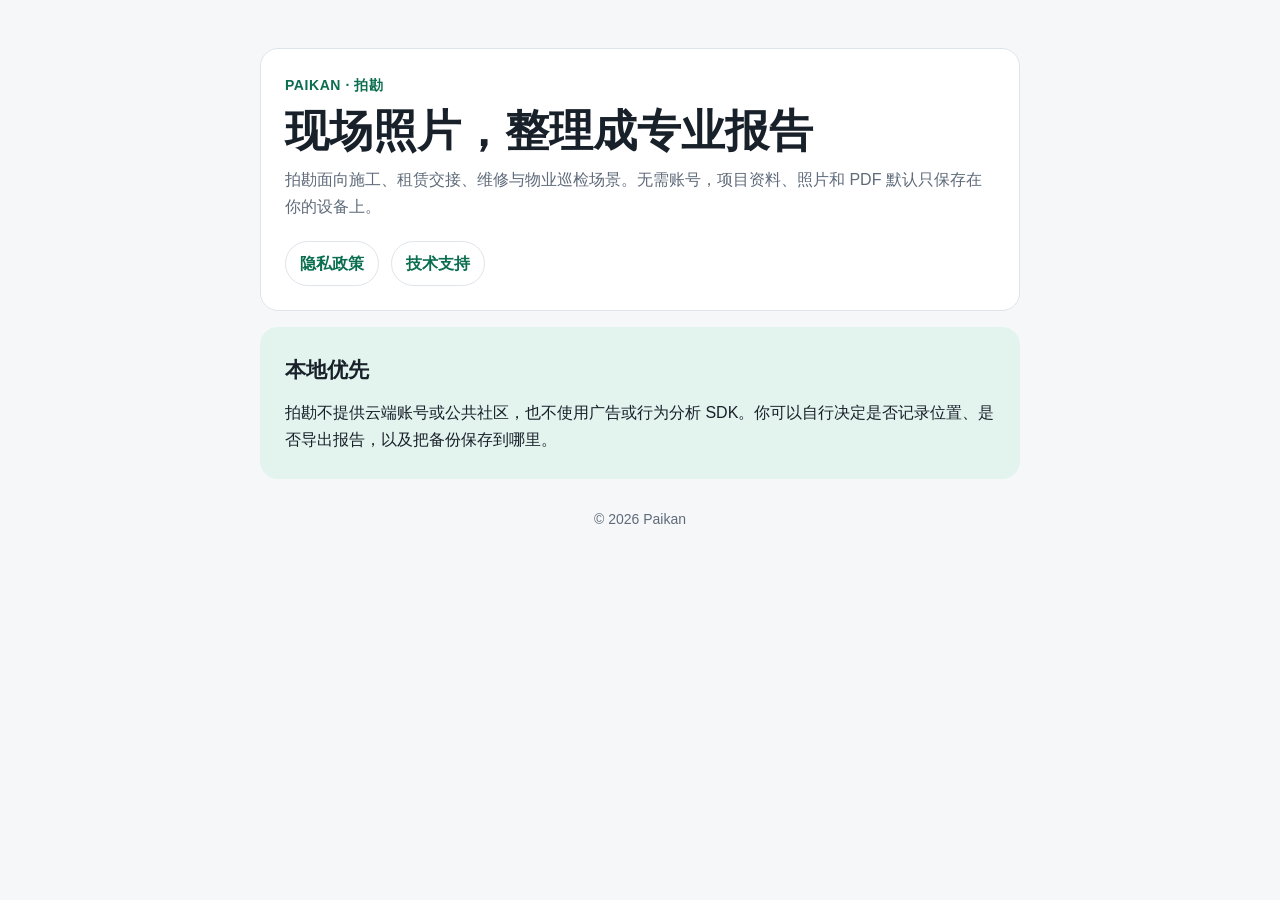
<file: index.html>
<!doctype html>
<html lang="zh-CN">
<head>
  <meta charset="utf-8">
  <meta name="viewport" content="width=device-width, initial-scale=1">
  <meta name="description" content="拍勘 App 的隐私政策与技术支持。">
  <title>拍勘｜隐私与支持</title>
  <link rel="stylesheet" href="styles.css">
</head>
<body>
  <main>
    <header>
      <div class="eyebrow">PAIKAN · 拍勘</div>
      <h1>现场照片，整理成专业报告</h1>
      <p class="muted">拍勘面向施工、租赁交接、维修与物业巡检场景。无需账号，项目资料、照片和 PDF 默认只保存在你的设备上。</p>
      <nav class="links" aria-label="相关页面">
        <a href="privacy.html">隐私政策</a>
        <a href="support.html">技术支持</a>
      </nav>
    </header>

    <section class="notice">
      <h2>本地优先</h2>
      <p>拍勘不提供云端账号或公共社区，也不使用广告或行为分析 SDK。你可以自行决定是否记录位置、是否导出报告，以及把备份保存到哪里。</p>
    </section>

    <footer>© 2026 Paikan</footer>
  </main>
</body>
</html>
</file>
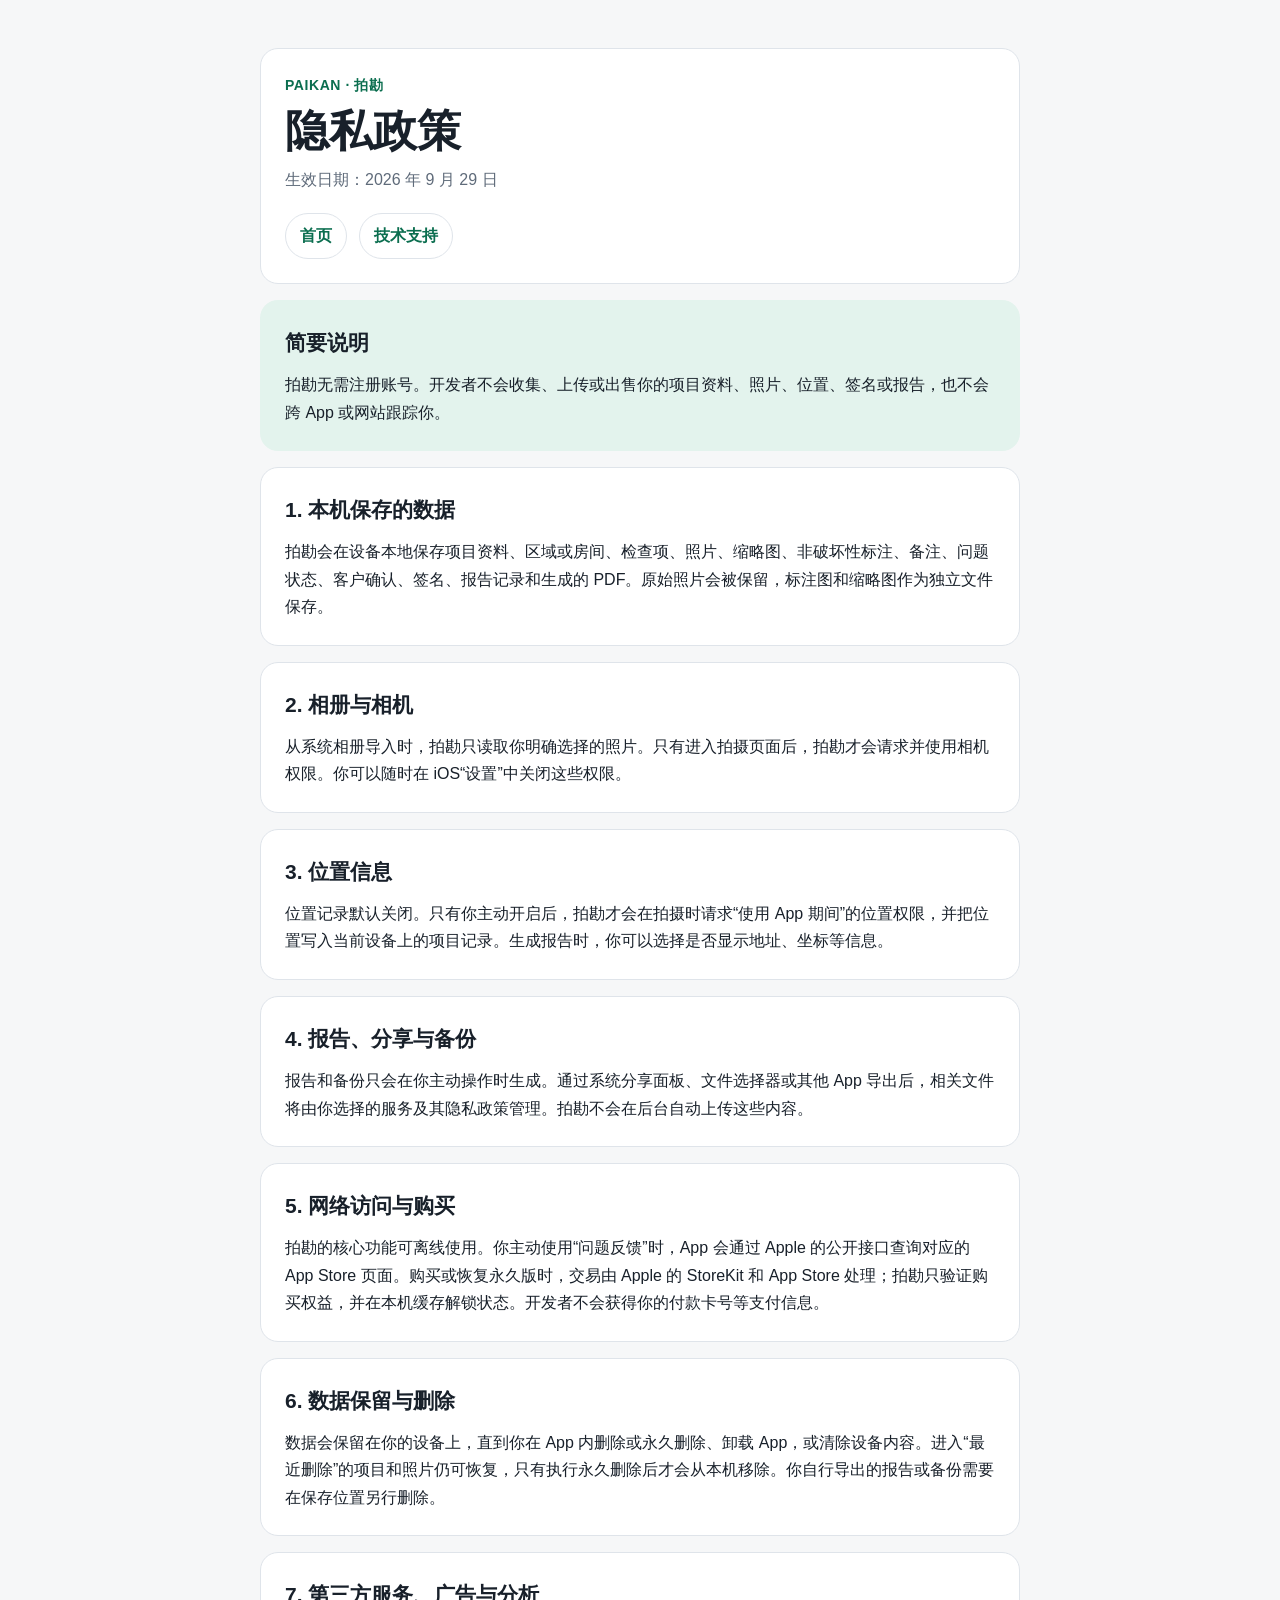
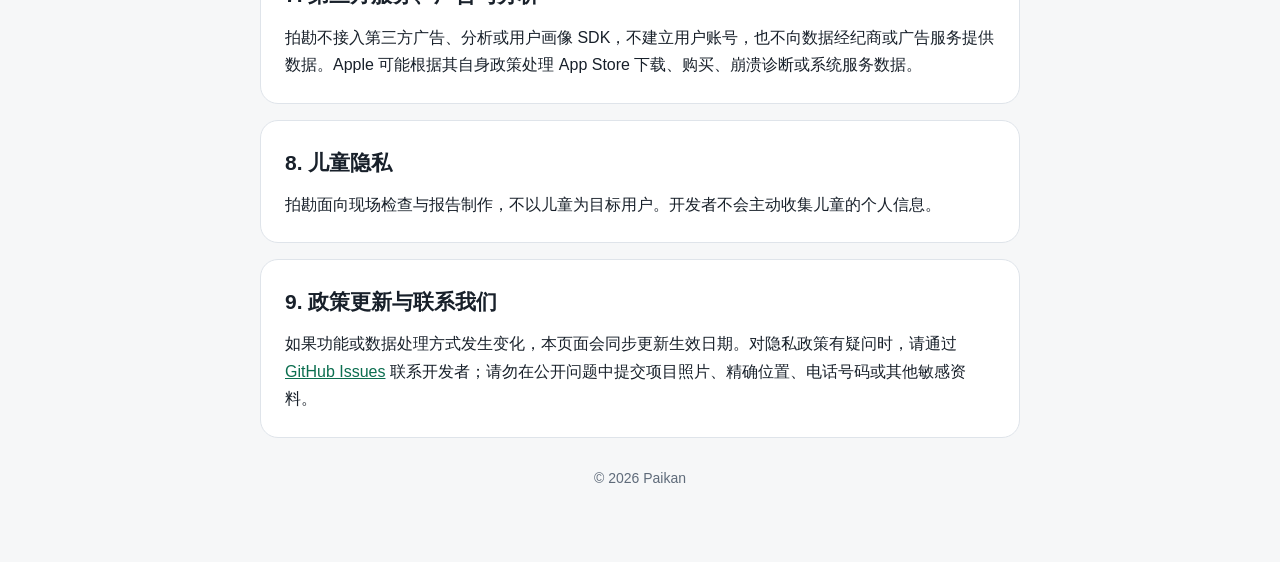
<file: privacy.html>
<!doctype html>
<html lang="zh-CN">
<head>
  <meta charset="utf-8">
  <meta name="viewport" content="width=device-width, initial-scale=1">
  <meta name="description" content="拍勘 App 隐私政策。">
  <title>拍勘隐私政策</title>
  <link rel="stylesheet" href="styles.css">
</head>
<body>
  <main>
    <header>
      <div class="eyebrow">PAIKAN · 拍勘</div>
      <h1>隐私政策</h1>
      <p class="muted">生效日期：2026 年 9 月 29 日</p>
      <nav class="links" aria-label="相关页面">
        <a href="index.html">首页</a>
        <a href="support.html">技术支持</a>
      </nav>
    </header>

    <section class="notice">
      <h2>简要说明</h2>
      <p>拍勘无需注册账号。开发者不会收集、上传或出售你的项目资料、照片、位置、签名或报告，也不会跨 App 或网站跟踪你。</p>
    </section>

    <section>
      <h2>1. 本机保存的数据</h2>
      <p>拍勘会在设备本地保存项目资料、区域或房间、检查项、照片、缩略图、非破坏性标注、备注、问题状态、客户确认、签名、报告记录和生成的 PDF。原始照片会被保留，标注图和缩略图作为独立文件保存。</p>
    </section>

    <section>
      <h2>2. 相册与相机</h2>
      <p>从系统相册导入时，拍勘只读取你明确选择的照片。只有进入拍摄页面后，拍勘才会请求并使用相机权限。你可以随时在 iOS“设置”中关闭这些权限。</p>
    </section>

    <section>
      <h2>3. 位置信息</h2>
      <p>位置记录默认关闭。只有你主动开启后，拍勘才会在拍摄时请求“使用 App 期间”的位置权限，并把位置写入当前设备上的项目记录。生成报告时，你可以选择是否显示地址、坐标等信息。</p>
    </section>

    <section>
      <h2>4. 报告、分享与备份</h2>
      <p>报告和备份只会在你主动操作时生成。通过系统分享面板、文件选择器或其他 App 导出后，相关文件将由你选择的服务及其隐私政策管理。拍勘不会在后台自动上传这些内容。</p>
    </section>

    <section>
      <h2>5. 网络访问与购买</h2>
      <p>拍勘的核心功能可离线使用。你主动使用“问题反馈”时，App 会通过 Apple 的公开接口查询对应的 App Store 页面。购买或恢复永久版时，交易由 Apple 的 StoreKit 和 App Store 处理；拍勘只验证购买权益，并在本机缓存解锁状态。开发者不会获得你的付款卡号等支付信息。</p>
    </section>

    <section>
      <h2>6. 数据保留与删除</h2>
      <p>数据会保留在你的设备上，直到你在 App 内删除或永久删除、卸载 App，或清除设备内容。进入“最近删除”的项目和照片仍可恢复，只有执行永久删除后才会从本机移除。你自行导出的报告或备份需要在保存位置另行删除。</p>
    </section>

    <section>
      <h2>7. 第三方服务、广告与分析</h2>
      <p>拍勘不接入第三方广告、分析或用户画像 SDK，不建立用户账号，也不向数据经纪商或广告服务提供数据。Apple 可能根据其自身政策处理 App Store 下载、购买、崩溃诊断或系统服务数据。</p>
    </section>

    <section>
      <h2>8. 儿童隐私</h2>
      <p>拍勘面向现场检查与报告制作，不以儿童为目标用户。开发者不会主动收集儿童的个人信息。</p>
    </section>

    <section>
      <h2>9. 政策更新与联系我们</h2>
      <p>如果功能或数据处理方式发生变化，本页面会同步更新生效日期。对隐私政策有疑问时，请通过 <a href="https://github.com/ideamean-star/paikan/issues">GitHub Issues</a> 联系开发者；请勿在公开问题中提交项目照片、精确位置、电话号码或其他敏感资料。</p>
    </section>

    <footer>© 2026 Paikan</footer>
  </main>
</body>
</html>
</file>
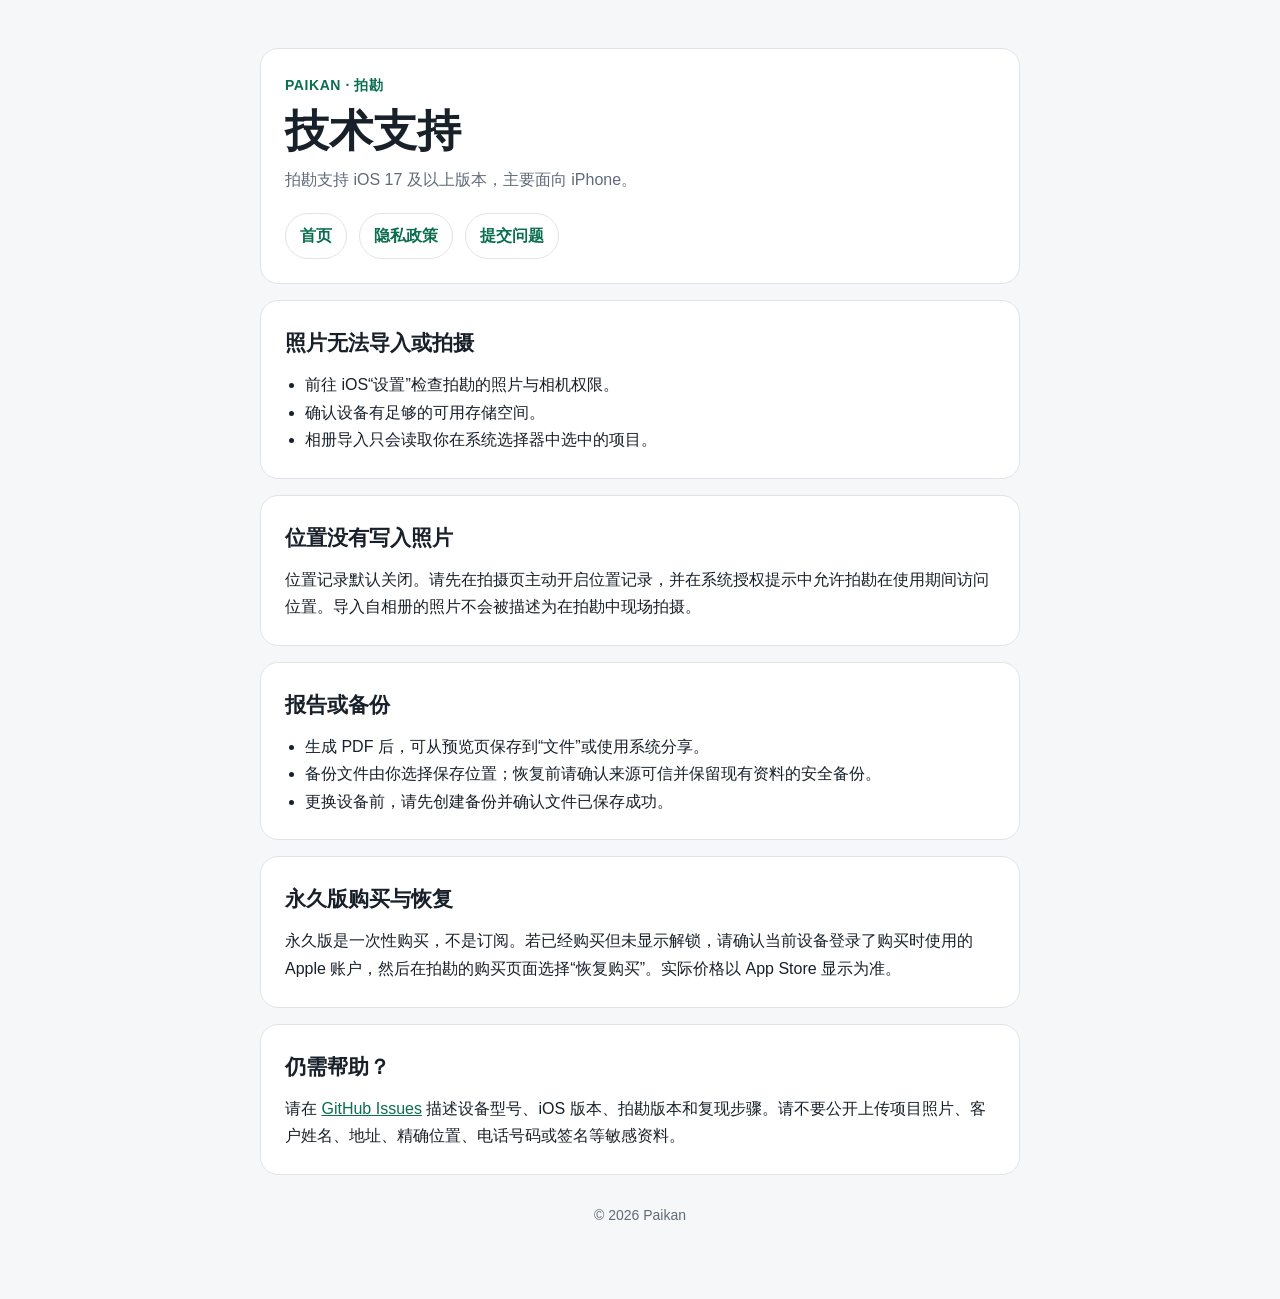
<file: support.html>
<!doctype html>
<html lang="zh-CN">
<head>
  <meta charset="utf-8">
  <meta name="viewport" content="width=device-width, initial-scale=1">
  <meta name="description" content="拍勘 App 技术支持与常见问题。">
  <title>拍勘技术支持</title>
  <link rel="stylesheet" href="styles.css">
</head>
<body>
  <main>
    <header>
      <div class="eyebrow">PAIKAN · 拍勘</div>
      <h1>技术支持</h1>
      <p class="muted">拍勘支持 iOS 17 及以上版本，主要面向 iPhone。</p>
      <nav class="links" aria-label="相关页面">
        <a href="index.html">首页</a>
        <a href="privacy.html">隐私政策</a>
        <a href="https://github.com/ideamean-star/paikan/issues">提交问题</a>
      </nav>
    </header>

    <section>
      <h2>照片无法导入或拍摄</h2>
      <ul>
        <li>前往 iOS“设置”检查拍勘的照片与相机权限。</li>
        <li>确认设备有足够的可用存储空间。</li>
        <li>相册导入只会读取你在系统选择器中选中的项目。</li>
      </ul>
    </section>

    <section>
      <h2>位置没有写入照片</h2>
      <p>位置记录默认关闭。请先在拍摄页主动开启位置记录，并在系统授权提示中允许拍勘在使用期间访问位置。导入自相册的照片不会被描述为在拍勘中现场拍摄。</p>
    </section>

    <section>
      <h2>报告或备份</h2>
      <ul>
        <li>生成 PDF 后，可从预览页保存到“文件”或使用系统分享。</li>
        <li>备份文件由你选择保存位置；恢复前请确认来源可信并保留现有资料的安全备份。</li>
        <li>更换设备前，请先创建备份并确认文件已保存成功。</li>
      </ul>
    </section>

    <section>
      <h2>永久版购买与恢复</h2>
      <p>永久版是一次性购买，不是订阅。若已经购买但未显示解锁，请确认当前设备登录了购买时使用的 Apple 账户，然后在拍勘的购买页面选择“恢复购买”。实际价格以 App Store 显示为准。</p>
    </section>

    <section>
      <h2>仍需帮助？</h2>
      <p>请在 <a href="https://github.com/ideamean-star/paikan/issues">GitHub Issues</a> 描述设备型号、iOS 版本、拍勘版本和复现步骤。请不要公开上传项目照片、客户姓名、地址、精确位置、电话号码或签名等敏感资料。</p>
    </section>

    <footer>© 2026 Paikan</footer>
  </main>
</body>
</html>
</file>
<file: styles.css>
:root {
  color-scheme: light dark;
  --bg: #f6f7f8;
  --card: #ffffff;
  --text: #18202a;
  --muted: #5f6b7a;
  --line: #dfe4ea;
  --accent: #0b6e4f;
  --accent-soft: #e3f3ed;
}

@media (prefers-color-scheme: dark) {
  :root {
    --bg: #111417;
    --card: #1a1f24;
    --text: #edf1f4;
    --muted: #a8b2bd;
    --line: #303840;
    --accent: #62d3aa;
    --accent-soft: #18382e;
  }
}

* { box-sizing: border-box; }

body {
  margin: 0;
  background: var(--bg);
  color: var(--text);
  font-family: -apple-system, BlinkMacSystemFont, "SF Pro Text", "PingFang SC", "Helvetica Neue", Arial, sans-serif;
  line-height: 1.72;
}

main {
  width: min(760px, calc(100% - 32px));
  margin: 0 auto;
  padding: 48px 0 72px;
}

header, section {
  background: var(--card);
  border: 1px solid var(--line);
  border-radius: 18px;
  padding: 24px;
  margin-bottom: 16px;
}

.eyebrow {
  color: var(--accent);
  font-size: 14px;
  font-weight: 700;
  letter-spacing: .04em;
}

h1 { margin: 8px 0 6px; font-size: clamp(30px, 7vw, 44px); line-height: 1.2; }
h2 { margin: 0 0 10px; font-size: 21px; }
p, ul { margin: 8px 0 0; }
ul { padding-left: 1.25em; }
a { color: var(--accent); }
.muted { color: var(--muted); }
.notice { background: var(--accent-soft); border-color: transparent; }
.links { display: flex; flex-wrap: wrap; gap: 12px; margin-top: 20px; }
.links a {
  display: inline-block;
  border: 1px solid var(--line);
  border-radius: 999px;
  padding: 8px 14px;
  text-decoration: none;
  font-weight: 650;
}
footer { color: var(--muted); font-size: 14px; text-align: center; padding-top: 12px; }
</file>
